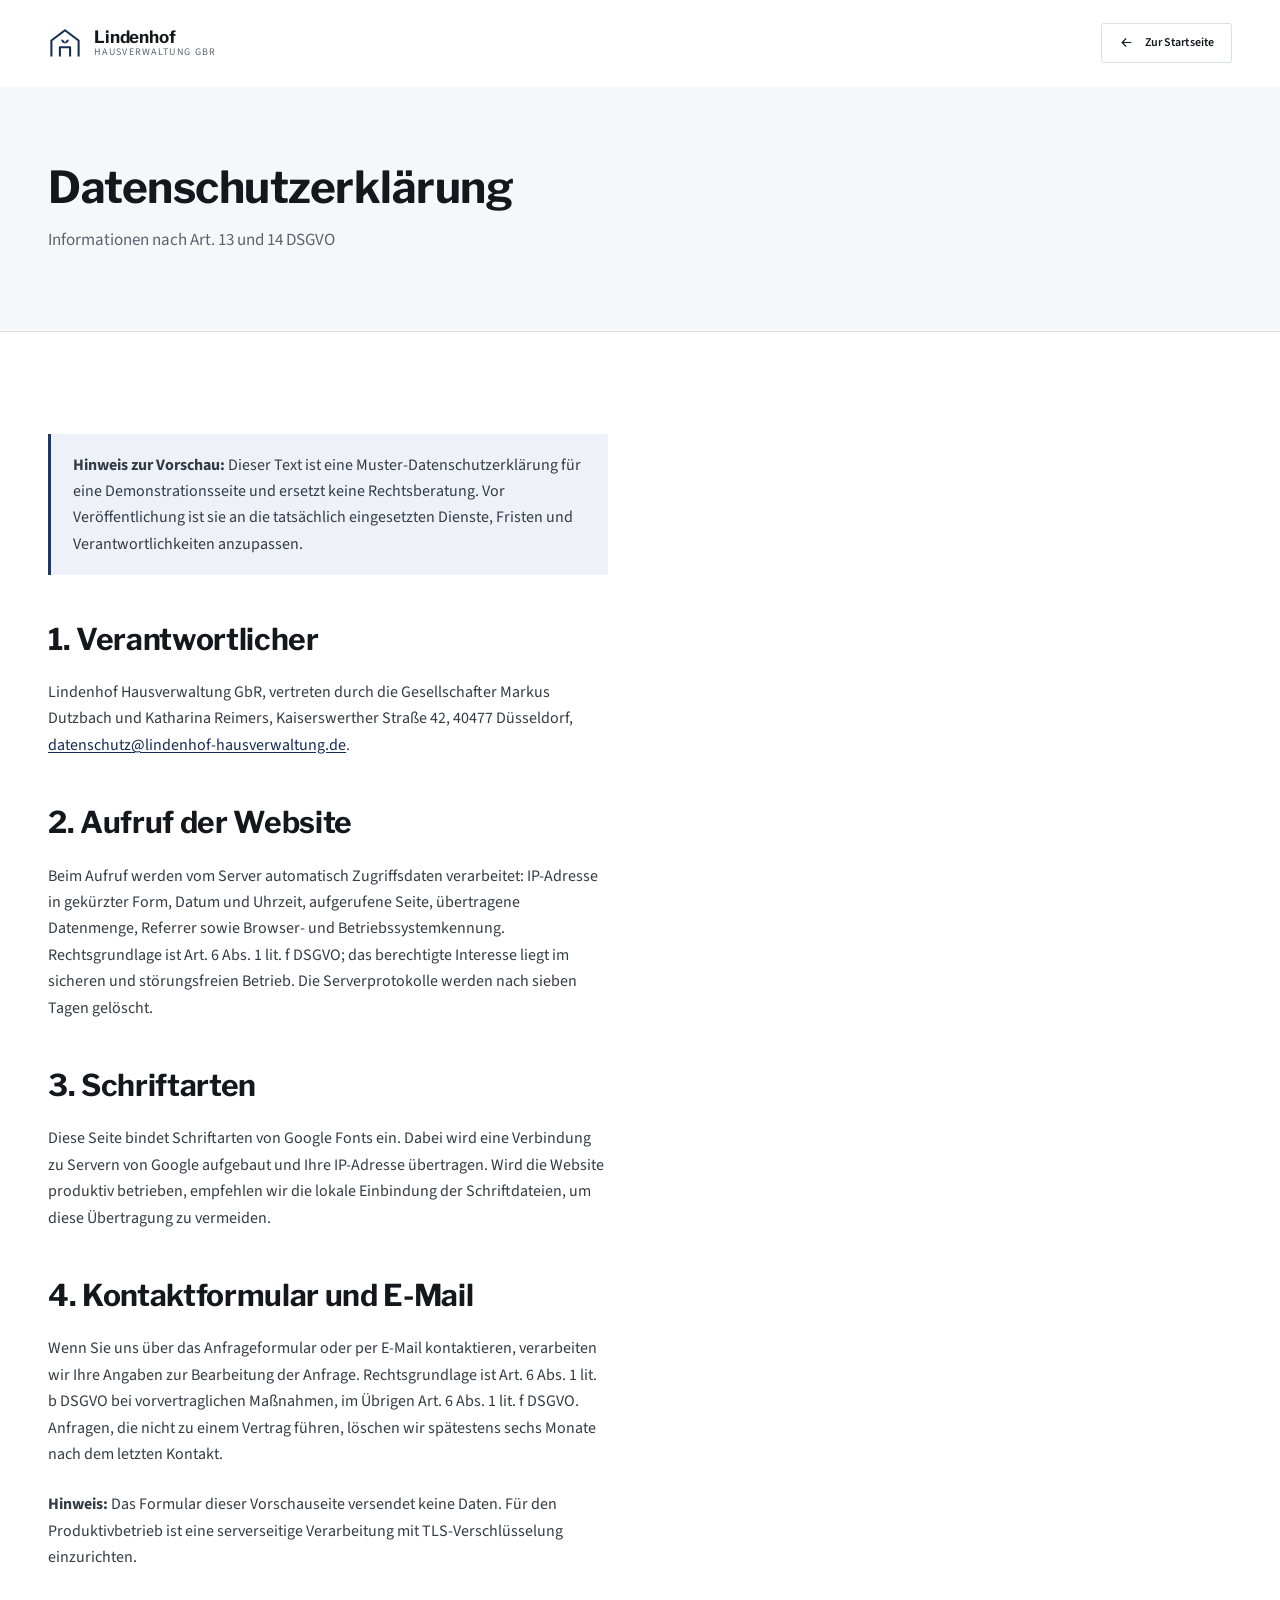
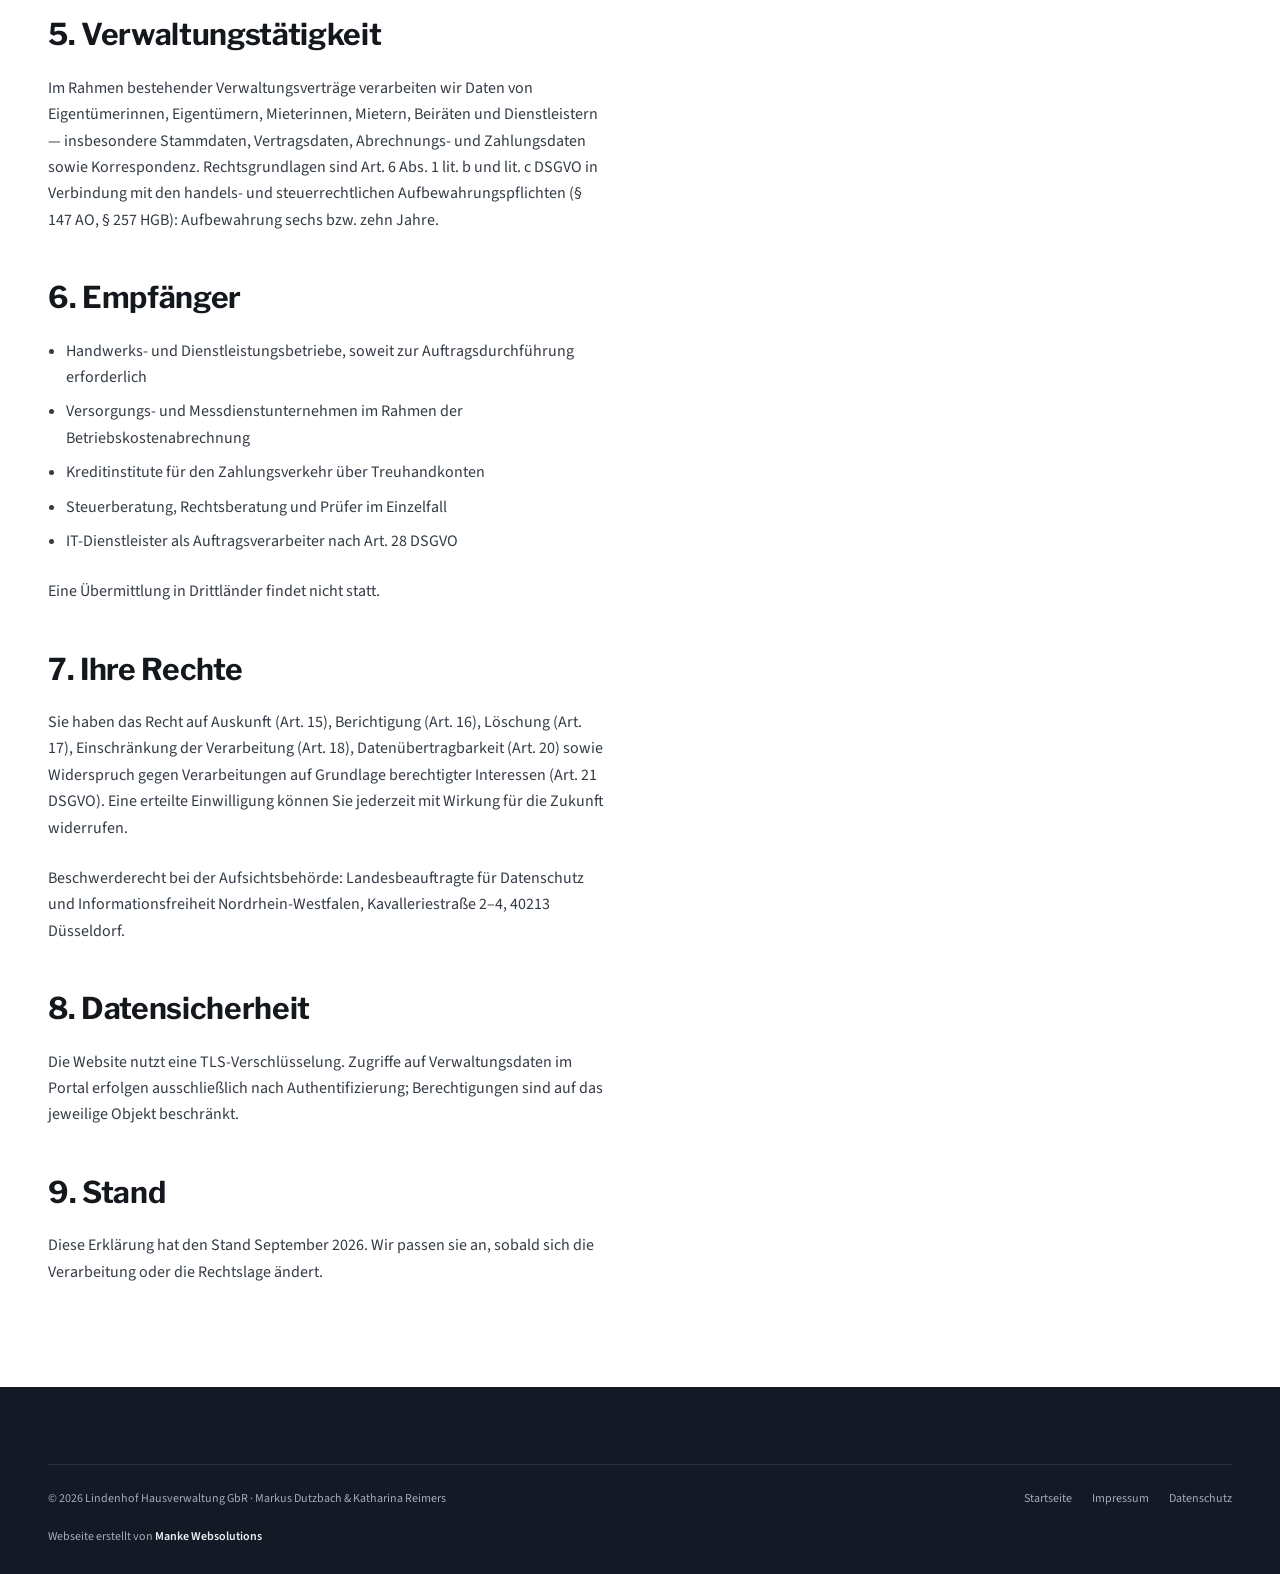
<file: datenschutz.html>
<!DOCTYPE html>
<html lang="de">
<head>
<meta charset="utf-8">
<title>Datenschutzerklärung — Lindenhof Hausverwaltung GbR</title>
<meta name="viewport" content="width=device-width, initial-scale=1">
<meta name="robots" content="noindex">
<meta name="theme-color" content="#0F1C24">
<link rel="preconnect" href="https://fonts.googleapis.com">
<link rel="preconnect" href="https://fonts.gstatic.com" crossorigin>
<link rel="stylesheet" href="https://fonts.googleapis.com/css2?family=Libre+Franklin:wght@400..700&family=Source+Sans+3:ital,wght@0,400..700;1,400&display=swap">
<link rel="stylesheet" href="assets/css/style.css">
<link rel="icon" href="data:image/svg+xml,%3Csvg xmlns='http://www.w3.org/2000/svg' viewBox='0 0 32 32'%3E%3Crect width='32' height='32' fill='%23235B50'/%3E%3Cpath d='M8 22V13l8-5 8 5v9' fill='none' stroke='%23fff' stroke-width='2'/%3E%3C/svg%3E">
</head>
<body>
<svg width="0" height="0" style="position:absolute" aria-hidden="true"><defs>
<symbol id="al" viewBox="0 0 24 24"><path d="M19 12H5M11 6l-6 6 6 6" fill="none" stroke="currentColor" stroke-width="1.8" stroke-linecap="round" stroke-linejoin="round"/></symbol>
<symbol id="au" viewBox="0 0 24 24"><path d="M12 19V5M6 11l6-6 6 6" fill="none" stroke="currentColor" stroke-width="1.8" stroke-linecap="round" stroke-linejoin="round"/></symbol>
<symbol id="logo" viewBox="0 0 40 40"><path d="M4 36V17L20 5l16 12v19" fill="none" stroke="currentColor" stroke-width="2.4" stroke-linejoin="round"/><path d="M14 36V25h12v11" fill="none" stroke="currentColor" stroke-width="2.4" stroke-linejoin="round"/><path d="M20 20.5c0-2.6 2-4.6 4.6-4.6-.1 2.6-2 4.6-4.6 4.6zM20 20.5c0-2.6-2-4.6-4.6-4.6.1 2.6 2 4.6 4.6 4.6z" fill="currentColor"/></symbol>
</defs></svg>
<header class="head">
  <div class="wrap head__in">
    <a class="logo" href="index.html">
      <svg class="logo__mark" aria-hidden="true"><use href="#logo"/></svg>
      <span class="logo__txt"><span class="logo__name">Lindenhof</span><span class="logo__sub">Hausverwaltung GbR</span></span>
    </a>
    <a class="btn btn--ghost btn--sm" href="index.html"><svg><use href="#al"/></svg> Zur Startseite</a>
  </div>
</header>
<main id="main">
<div class="page-head">
  <div class="wrap">
    <h1>Datenschutzerklärung</h1>
    <p>Informationen nach Art. 13 und 14 DSGVO</p>
  </div>
</div>

<section class="section">
  <div class="wrap">
    <div class="prose">
      <p class="notice"><b>Hinweis zur Vorschau:</b> Dieser Text ist eine Muster-Datenschutzerklärung für eine Demonstrationsseite und ersetzt keine Rechtsberatung. Vor Veröffentlichung ist sie an die tatsächlich eingesetzten Dienste, Fristen und Verantwortlichkeiten anzupassen.</p>

      <h2>1. Verantwortlicher</h2>
      <p>Lindenhof Hausverwaltung GbR, vertreten durch die Gesellschafter Markus Dutzbach und Katharina Reimers, Kaiserswerther Straße 42, 40477 Düsseldorf, <a href="mailto:datenschutz@lindenhof-hausverwaltung.de">datenschutz@lindenhof-hausverwaltung.de</a>.</p>

      <h2>2. Aufruf der Website</h2>
      <p>Beim Aufruf werden vom Server automatisch Zugriffsdaten verarbeitet: IP-Adresse in gekürzter Form, Datum und Uhrzeit, aufgerufene Seite, übertragene Datenmenge, Referrer sowie Browser- und Betriebssystemkennung. Rechtsgrundlage ist Art. 6 Abs. 1 lit. f DSGVO; das berechtigte Interesse liegt im sicheren und störungsfreien Betrieb. Die Serverprotokolle werden nach sieben Tagen gelöscht.</p>

      <h2>3. Schriftarten</h2>
      <p>Diese Seite bindet Schriftarten von Google Fonts ein. Dabei wird eine Verbindung zu Servern von Google aufgebaut und Ihre IP-Adresse übertragen. Wird die Website produktiv betrieben, empfehlen wir die lokale Einbindung der Schriftdateien, um diese Übertragung zu vermeiden.</p>

      <h2>4. Kontaktformular und E-Mail</h2>
      <p>Wenn Sie uns über das Anfrageformular oder per E-Mail kontaktieren, verarbeiten wir Ihre Angaben zur Bearbeitung der Anfrage. Rechtsgrundlage ist Art. 6 Abs. 1 lit. b DSGVO bei vorvertraglichen Maßnahmen, im Übrigen Art. 6 Abs. 1 lit. f DSGVO. Anfragen, die nicht zu einem Vertrag führen, löschen wir spätestens sechs Monate nach dem letzten Kontakt.</p>
      <p><b>Hinweis:</b> Das Formular dieser Vorschauseite versendet keine Daten. Für den Produktivbetrieb ist eine serverseitige Verarbeitung mit TLS-Verschlüsselung einzurichten.</p>

      <h2>5. Verwaltungstätigkeit</h2>
      <p>Im Rahmen bestehender Verwaltungsverträge verarbeiten wir Daten von Eigentümerinnen, Eigentümern, Mieterinnen, Mietern, Beiräten und Dienstleistern — insbesondere Stammdaten, Vertragsdaten, Abrechnungs- und Zahlungsdaten sowie Korrespondenz. Rechtsgrundlagen sind Art. 6 Abs. 1 lit. b und lit. c DSGVO in Verbindung mit den handels- und steuerrechtlichen Aufbewahrungspflichten (§ 147 AO, § 257 HGB): Aufbewahrung sechs bzw. zehn Jahre.</p>

      <h2>6. Empfänger</h2>
      <ul>
        <li>Handwerks- und Dienstleistungsbetriebe, soweit zur Auftragsdurchführung erforderlich</li>
        <li>Versorgungs- und Messdienstunternehmen im Rahmen der Betriebskostenabrechnung</li>
        <li>Kreditinstitute für den Zahlungsverkehr über Treuhandkonten</li>
        <li>Steuerberatung, Rechtsberatung und Prüfer im Einzelfall</li>
        <li>IT-Dienstleister als Auftragsverarbeiter nach Art. 28 DSGVO</li>
      </ul>
      <p>Eine Übermittlung in Drittländer findet nicht statt.</p>

      <h2>7. Ihre Rechte</h2>
      <p>Sie haben das Recht auf Auskunft (Art. 15), Berichtigung (Art. 16), Löschung (Art. 17), Einschränkung der Verarbeitung (Art. 18), Datenübertragbarkeit (Art. 20) sowie Widerspruch gegen Verarbeitungen auf Grundlage berechtigter Interessen (Art. 21 DSGVO). Eine erteilte Einwilligung können Sie jederzeit mit Wirkung für die Zukunft widerrufen.</p>
      <p>Beschwerderecht bei der Aufsichtsbehörde: Landesbeauftragte für Datenschutz und Informationsfreiheit Nordrhein-Westfalen, Kavalleriestraße 2–4, 40213 Düsseldorf.</p>

      <h2>8. Datensicherheit</h2>
      <p>Die Website nutzt eine TLS-Verschlüsselung. Zugriffe auf Verwaltungsdaten im Portal erfolgen ausschließlich nach Authentifizierung; Berechtigungen sind auf das jeweilige Objekt beschränkt.</p>

      <h2>9. Stand</h2>
      <p>Diese Erklärung hat den Stand September 2026. Wir passen sie an, sobald sich die Verarbeitung oder die Rechtslage ändert.</p>
    </div>
  </div>
</section>
</main>
<footer class="foot">
  <div class="wrap">
    <div class="foot__bottom" style="border-top:1px solid rgba(255,255,255,.1)">
      <span>© <span data-year-now>2026</span> Lindenhof Hausverwaltung GbR · Markus Dutzbach &amp; Katharina Reimers</span>
      <nav class="foot__legal" aria-label="Rechtliches">
        <a href="index.html">Startseite</a>
        <a href="impressum.html">Impressum</a>
        <a href="datenschutz.html">Datenschutz</a>
      </nav>
    </div>
    <p class="foot__credit">
      Webseite erstellt von <span>Manke Websolutions</span>
    </p>
  </div>
</footer>
<button class="totop" type="button" aria-label="Nach oben"><svg><use href="#au"/></svg></button>
<script src="assets/js/main.js"></script>
</body>
</html>
</file>
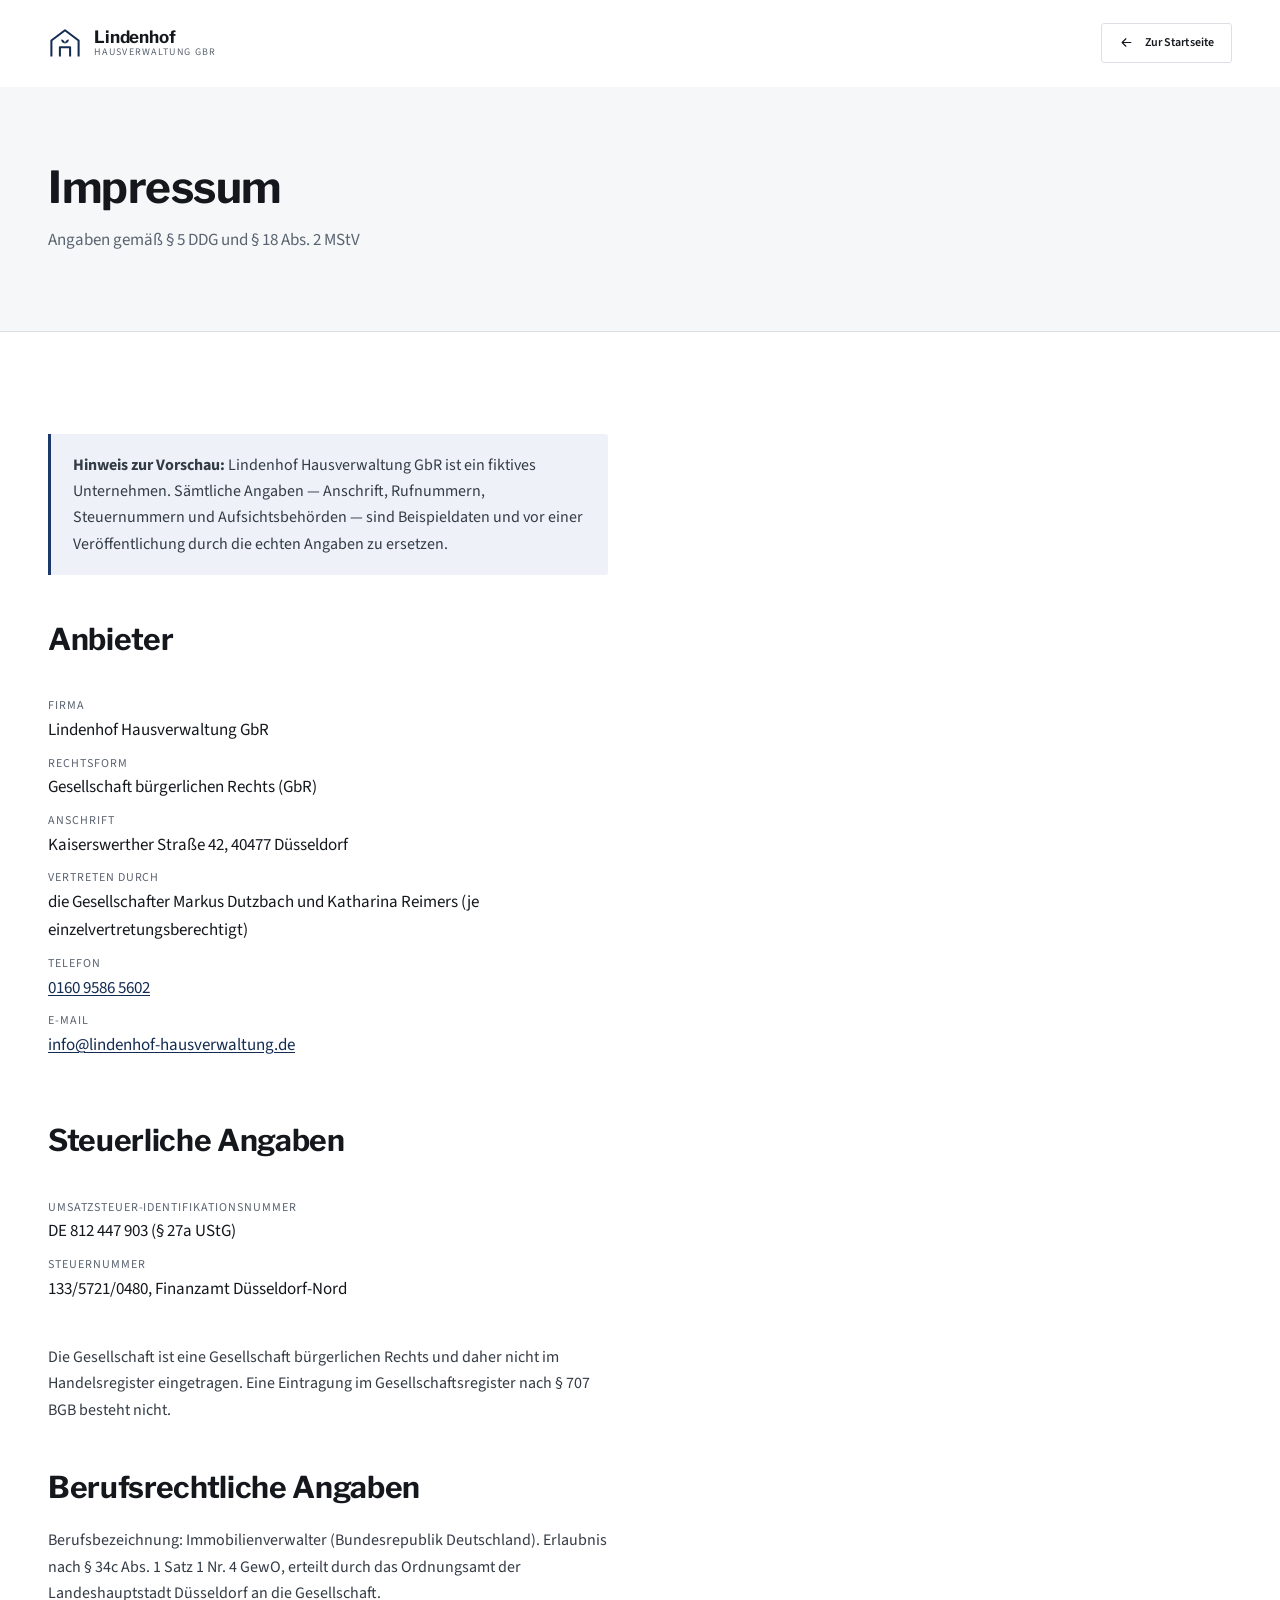
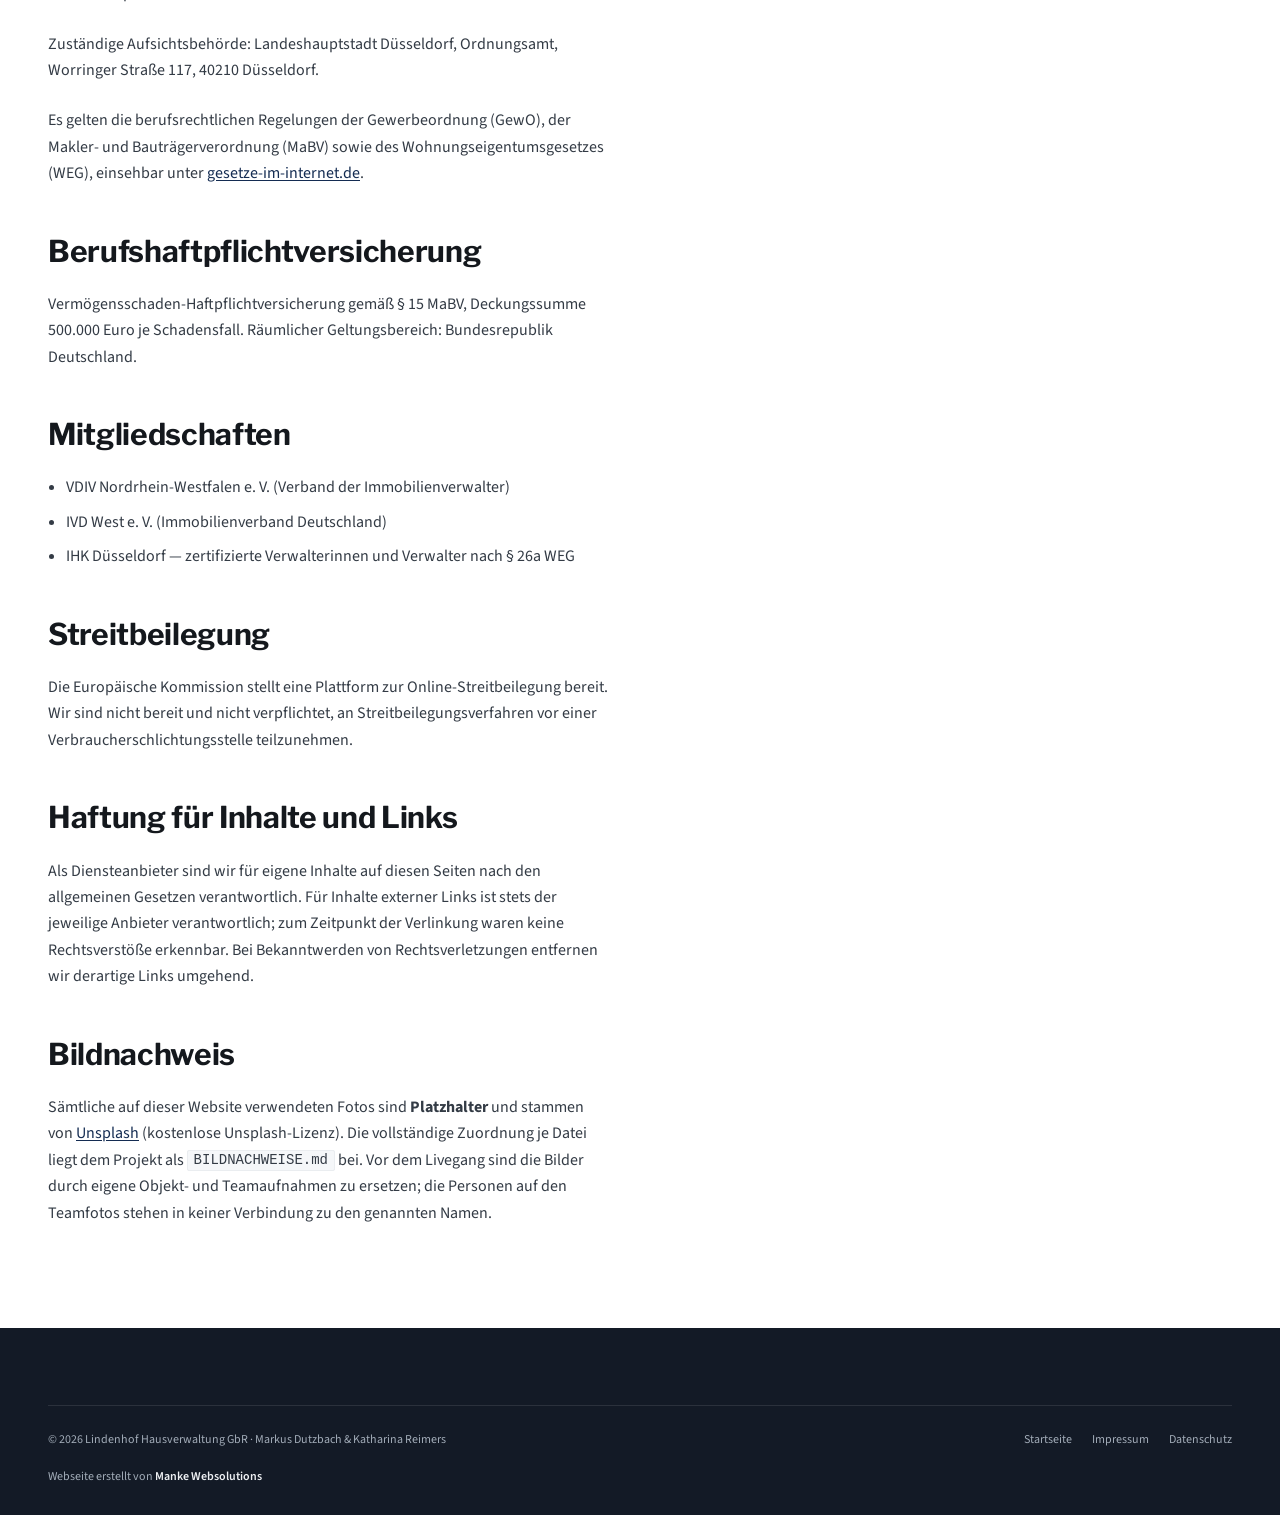
<file: impressum.html>
<!DOCTYPE html>
<html lang="de">
<head>
<meta charset="utf-8">
<title>Impressum — Lindenhof Hausverwaltung GbR</title>
<meta name="viewport" content="width=device-width, initial-scale=1">
<meta name="robots" content="noindex">
<meta name="theme-color" content="#0F1C24">
<link rel="preconnect" href="https://fonts.googleapis.com">
<link rel="preconnect" href="https://fonts.gstatic.com" crossorigin>
<link rel="stylesheet" href="https://fonts.googleapis.com/css2?family=Libre+Franklin:wght@400..700&family=Source+Sans+3:ital,wght@0,400..700;1,400&display=swap">
<link rel="stylesheet" href="assets/css/style.css">
<link rel="icon" href="data:image/svg+xml,%3Csvg xmlns='http://www.w3.org/2000/svg' viewBox='0 0 32 32'%3E%3Crect width='32' height='32' fill='%23235B50'/%3E%3Cpath d='M8 22V13l8-5 8 5v9' fill='none' stroke='%23fff' stroke-width='2'/%3E%3C/svg%3E">
</head>
<body>
<svg width="0" height="0" style="position:absolute" aria-hidden="true"><defs>
<symbol id="al" viewBox="0 0 24 24"><path d="M19 12H5M11 6l-6 6 6 6" fill="none" stroke="currentColor" stroke-width="1.8" stroke-linecap="round" stroke-linejoin="round"/></symbol>
<symbol id="au" viewBox="0 0 24 24"><path d="M12 19V5M6 11l6-6 6 6" fill="none" stroke="currentColor" stroke-width="1.8" stroke-linecap="round" stroke-linejoin="round"/></symbol>
<symbol id="logo" viewBox="0 0 40 40"><path d="M4 36V17L20 5l16 12v19" fill="none" stroke="currentColor" stroke-width="2.4" stroke-linejoin="round"/><path d="M14 36V25h12v11" fill="none" stroke="currentColor" stroke-width="2.4" stroke-linejoin="round"/><path d="M20 20.5c0-2.6 2-4.6 4.6-4.6-.1 2.6-2 4.6-4.6 4.6zM20 20.5c0-2.6-2-4.6-4.6-4.6.1 2.6 2 4.6 4.6 4.6z" fill="currentColor"/></symbol>
</defs></svg>
<header class="head">
  <div class="wrap head__in">
    <a class="logo" href="index.html">
      <svg class="logo__mark" aria-hidden="true"><use href="#logo"/></svg>
      <span class="logo__txt"><span class="logo__name">Lindenhof</span><span class="logo__sub">Hausverwaltung GbR</span></span>
    </a>
    <a class="btn btn--ghost btn--sm" href="index.html"><svg><use href="#al"/></svg> Zur Startseite</a>
  </div>
</header>
<main id="main">
<div class="page-head">
  <div class="wrap">
    <h1>Impressum</h1>
    <p>Angaben gemäß § 5 DDG und § 18 Abs. 2 MStV</p>
  </div>
</div>

<section class="section">
  <div class="wrap">
    <div class="prose">
      <p class="notice"><b>Hinweis zur Vorschau:</b> Lindenhof Hausverwaltung GbR ist ein fiktives Unternehmen. Sämtliche Angaben — Anschrift, Rufnummern, Steuernummern und Aufsichtsbehörden — sind Beispieldaten und vor einer Veröffentlichung durch die echten Angaben zu ersetzen.</p>

      <h2>Anbieter</h2>
      <dl>
        <div><dt>Firma</dt><dd>Lindenhof Hausverwaltung GbR</dd></div>
        <div><dt>Rechtsform</dt><dd>Gesellschaft bürgerlichen Rechts (GbR)</dd></div>
        <div><dt>Anschrift</dt><dd>Kaiserswerther Straße 42, 40477 Düsseldorf</dd></div>
        <div><dt>Vertreten durch</dt><dd>die Gesellschafter Markus Dutzbach und Katharina Reimers (je einzelvertretungsberechtigt)</dd></div>
        <div><dt>Telefon</dt><dd><a href="tel:+4916095865602">0160 9586 5602</a></dd></div>
        <div><dt>E-Mail</dt><dd><a href="mailto:info@lindenhof-hausverwaltung.de">info@lindenhof-hausverwaltung.de</a></dd></div>
      </dl>

      <h2>Steuerliche Angaben</h2>
      <dl>
        <div><dt>Umsatzsteuer-Identifikationsnummer</dt><dd>DE 812 447 903 (§ 27a UStG)</dd></div>
        <div><dt>Steuernummer</dt><dd>133/5721/0480, Finanzamt Düsseldorf-Nord</dd></div>
      </dl>
      <p>Die Gesellschaft ist eine Gesellschaft bürgerlichen Rechts und daher nicht im Handelsregister
      eingetragen. Eine Eintragung im Gesellschaftsregister nach § 707 BGB besteht nicht.</p>

      <h2>Berufsrechtliche Angaben</h2>
      <p>Berufsbezeichnung: Immobilienverwalter (Bundesrepublik Deutschland). Erlaubnis nach § 34c Abs. 1 Satz 1 Nr. 4 GewO, erteilt durch das Ordnungsamt der Landeshauptstadt Düsseldorf an die Gesellschaft.</p>
      <p>Zuständige Aufsichtsbehörde: Landeshauptstadt Düsseldorf, Ordnungsamt, Worringer Straße 117, 40210 Düsseldorf.</p>
      <p>Es gelten die berufsrechtlichen Regelungen der Gewerbeordnung (GewO), der Makler- und Bauträgerverordnung (MaBV) sowie des Wohnungseigentumsgesetzes (WEG), einsehbar unter <a href="https://www.gesetze-im-internet.de" rel="noopener">gesetze-im-internet.de</a>.</p>

      <h2>Berufshaftpflichtversicherung</h2>
      <p>Vermögensschaden-Haftpflichtversicherung gemäß § 15 MaBV, Deckungssumme 500.000 Euro je Schadensfall. Räumlicher Geltungsbereich: Bundesrepublik Deutschland.</p>

      <h2>Mitgliedschaften</h2>
      <ul>
        <li>VDIV Nordrhein-Westfalen e. V. (Verband der Immobilienverwalter)</li>
        <li>IVD West e. V. (Immobilienverband Deutschland)</li>
        <li>IHK Düsseldorf — zertifizierte Verwalterinnen und Verwalter nach § 26a WEG</li>
      </ul>

      <h2>Streitbeilegung</h2>
      <p>Die Europäische Kommission stellt eine Plattform zur Online-Streitbeilegung bereit. Wir sind nicht bereit und nicht verpflichtet, an Streitbeilegungsverfahren vor einer Verbraucherschlichtungsstelle teilzunehmen.</p>

      <h2>Haftung für Inhalte und Links</h2>
      <p>Als Diensteanbieter sind wir für eigene Inhalte auf diesen Seiten nach den allgemeinen Gesetzen verantwortlich. Für Inhalte externer Links ist stets der jeweilige Anbieter verantwortlich; zum Zeitpunkt der Verlinkung waren keine Rechtsverstöße erkennbar. Bei Bekanntwerden von Rechtsverletzungen entfernen wir derartige Links umgehend.</p>

      <h2 id="bildnachweis">Bildnachweis</h2>
      <p>Sämtliche auf dieser Website verwendeten Fotos sind <b>Platzhalter</b> und stammen von <a href="https://unsplash.com" rel="noopener">Unsplash</a> (kostenlose Unsplash-Lizenz). Die vollständige Zuordnung je Datei liegt dem Projekt als <code>BILDNACHWEISE.md</code> bei. Vor dem Livegang sind die Bilder durch eigene Objekt- und Teamaufnahmen zu ersetzen; die Personen auf den Teamfotos stehen in keiner Verbindung zu den genannten Namen.</p>
    </div>
  </div>
</section>
</main>
<footer class="foot">
  <div class="wrap">
    <div class="foot__bottom" style="border-top:1px solid rgba(255,255,255,.1)">
      <span>© <span data-year-now>2026</span> Lindenhof Hausverwaltung GbR · Markus Dutzbach &amp; Katharina Reimers</span>
      <nav class="foot__legal" aria-label="Rechtliches">
        <a href="index.html">Startseite</a>
        <a href="impressum.html">Impressum</a>
        <a href="datenschutz.html">Datenschutz</a>
      </nav>
    </div>
    <p class="foot__credit">
      Webseite erstellt von <span>Manke Websolutions</span>
    </p>
  </div>
</footer>
<button class="totop" type="button" aria-label="Nach oben"><svg><use href="#au"/></svg></button>
<script src="assets/js/main.js"></script>
</body>
</html>
</file>
<file: assets/css/style.css>
/* ==========================================================================
   Lindenhof Hausverwaltung GmbH — Stylesheet
   Design: "Patina" — Schiefer / Zink / Gruenspan
   ========================================================================== */

/* --------------------------------------------------------------- 1. Tokens */
:root {
  /* Farben – hell */
  --ink:        #14181D;
  --ink-soft:   #333B45;
  --muted:      #5A6470;
  --ground:     #FFFFFF;
  --ground-2:   #F5F7F9;
  --surface:    #FFFFFF;
  --line:       #DCE0E5;
  --line-soft:  #EAEDF0;
  --brand:      #1B3A6B;
  --brand-dk:   #142C52;
  --brand-lt:   #EEF2F8;
  --signal:     #A8452A;
  --on-dark:    #EDEFF2;
  --on-dark-mut:#A2ACB8;
  --dark:       #131A26;   /* Baender, die in beiden Themes dunkel bleiben */
  --dark-2:     #1C2635;
  --on-brand:   #FFFFFF;   /* Text auf Markenflaechen */
  --brand-od:   #7BA5DC;   /* Akzent auf den dunklen Baendern, in beiden Themes gleich */
  --signal-od:  #E08A66;

  /* Typografie */
  --f-display: "Libre Franklin", "Helvetica Neue", Helvetica, Arial, sans-serif;
  --f-body:    "Source Sans 3", -apple-system, BlinkMacSystemFont, "Segoe UI", Roboto, Arial, sans-serif;
  --f-label:   "Source Sans 3", -apple-system, BlinkMacSystemFont, "Segoe UI", Roboto, Arial, sans-serif;
  --f-mono:    ui-monospace, SFMono-Regular, Menlo, Consolas, monospace;

  --t-xs:   0.75rem;
  --t-sm:   0.875rem;
  --t-base: 1rem;
  --t-md:   1.0625rem;
  --t-lg:   clamp(1.125rem, 0.5vw + 1rem, 1.3125rem);
  --t-xl:   clamp(1.5rem, 1vw + 1.2rem, 1.875rem);
  --t-2xl:  clamp(1.875rem, 2vw + 1.3rem, 2.75rem);
  --t-3xl:  clamp(2.375rem, 3.4vw + 1.2rem, 4.25rem);

  /* Raster */
  --wrap:   1240px;
  --gut:    clamp(1.25rem, 4vw, 3rem);
  --sec:    clamp(4.5rem, 8vw, 8rem);
  --r:      3px;
  --r-lg:   5px;

  --shadow: 0 1px 2px rgba(15,28,36,.05), 0 12px 32px -18px rgba(15,28,36,.22);
  --ease:   cubic-bezier(.22,.68,.32,1);
}

@media (prefers-color-scheme: dark) {
  :root:not([data-theme="light"]) {
    --ink:        #E9ECF0;
    --ink-soft:   #C4CBD4;
    --muted:      #8F99A6;
    --ground:     #0E1218;
    --ground-2:   #141A22;
    --surface:    #161D26;
    --line:       #28313C;
    --line-soft:  #1F2833;
    --brand:      #7BA5DC;
    --brand-dk:   #9CBEE9;
    --brand-lt:   #182234;
    --signal:     #D0714F;
    --on-dark:    #EDEFF2;
    --on-dark-mut:#A2ACB8;
    --dark:       #1A222E;
    --dark-2:     #232D3C;
    --on-brand:   #0E1218;
    --brand-od:   #7BA5DC;
    --signal-od:  #E08A66;
    --shadow:     0 1px 2px rgba(0,0,0,.4), 0 16px 40px -20px rgba(0,0,0,.7);
  }
}

:root[data-theme="dark"] {
  --ink:        #E9ECF0;
  --ink-soft:   #C4CBD4;
  --muted:      #8F99A6;
  --ground:     #0E1218;
  --ground-2:   #141A22;
  --surface:    #161D26;
  --line:       #28313C;
  --line-soft:  #1F2833;
  --brand:      #7BA5DC;
  --brand-dk:   #9CBEE9;
  --brand-lt:   #182234;
  --signal:     #D0714F;
  --on-dark:    #EDEFF2;
  --on-dark-mut:#A2ACB8;
  --dark:       #1A222E;
  --dark-2:     #232D3C;
  --on-brand:   #0E1218;
  --brand-od:   #7BA5DC;
  --signal-od:  #E08A66;
  --shadow:     0 1px 2px rgba(0,0,0,.4), 0 16px 40px -20px rgba(0,0,0,.7);
}

/* ---------------------------------------------------------------- 2. Basis */
*, *::before, *::after { box-sizing: border-box; }

html { scroll-behavior: smooth; -webkit-text-size-adjust: 100%; }

body {
  margin: 0;
  background: var(--ground);
  color: var(--ink);
  font-family: var(--f-body);
  font-size: var(--t-md);
  line-height: 1.65;
  font-weight: 400;
  -webkit-font-smoothing: antialiased;
  overflow-x: hidden;
}

img, svg { display: block; max-width: 100%; }
img { height: auto; }

a { color: inherit; text-decoration: none; }

h1, h2, h3, h4 {
  font-family: var(--f-display);
  font-weight: 700;
  line-height: 1.08;
  letter-spacing: -0.011em;
  text-wrap: balance;
  margin: 0;
}

p { margin: 0; }
ul, ol { margin: 0; padding: 0; list-style: none; }

:focus-visible {
  outline: 2px solid var(--brand);
  outline-offset: 3px;
  border-radius: 2px;
}

.skip {
  position: absolute; left: -9999px; top: 0; z-index: 200;
  background: var(--ink); color: var(--ground);
  padding: .75rem 1.25rem; font-size: var(--t-sm);
}
.skip:focus { left: 1rem; top: 1rem; }

/* -------------------------------------------------------- 3. Layout-Helfer */
.wrap {
  width: min(100% - var(--gut) * 2, var(--wrap));
  margin-inline: auto;
}

.section { padding-block: var(--sec); }
.section--tight { padding-block: clamp(3rem, 5vw, 5rem); }
.section--line { border-top: 1px solid var(--line); }

.sec-head { max-width: 62ch; margin-bottom: clamp(2.5rem, 4vw, 3.75rem); }
.sec-head h2 { font-size: var(--t-2xl); }
.sec-head p {
  margin-top: 1.15rem;
  color: var(--muted);
  font-size: var(--t-lg);
  max-width: 58ch;
}

.sec-head--split {
  max-width: none;
  display: grid;
  grid-template-columns: minmax(0, 1.15fr) minmax(0, .85fr);
  gap: clamp(1.5rem, 4vw, 4rem);
  align-items: end;
}
.sec-head--split h2 { max-width: 18ch; }
.sec-head--split p { margin-top: 0; }

.lead { font-size: var(--t-lg); color: var(--ink-soft); }

/* ---------------------------------------------------------------- 4. Button */
.btn {
  display: inline-flex;
  align-items: center;
  gap: .65rem;
  padding: .95rem 1.6rem;
  font-family: var(--f-body);
  font-size: var(--t-sm);
  font-weight: 600;
  letter-spacing: .01em;
  border: 1px solid transparent;
  border-radius: var(--r);
  cursor: pointer;
  transition: background .28s var(--ease), color .28s var(--ease),
              border-color .28s var(--ease), transform .28s var(--ease);
  white-space: nowrap;
}
.btn svg { width: 15px; height: 15px; flex: none; transition: transform .32s var(--ease); }
.btn:hover svg { transform: translateX(4px); }

.btn--primary { background: var(--brand-dk); color: var(--on-brand); }
.btn--primary:hover { background: var(--ink); color: var(--ground); }

.btn--ghost { border-color: var(--line); color: var(--ink); background: transparent; }
.btn--ghost:hover { border-color: var(--ink); background: var(--surface); }

.btn--light { background: var(--on-dark); color: var(--dark); }
.btn--light:hover { background: var(--brand-dk); color: var(--on-brand); }

.btn--onDark { border-color: rgba(233,238,239,.32); color: var(--on-dark); }
.btn--onDark:hover { background: var(--on-dark); color: var(--dark); border-color: var(--on-dark); }

.btn--sm { padding: .6rem 1.05rem; font-size: var(--t-xs); }

.link-arrow {
  display: inline-flex; align-items: center; gap: .5rem;
  font-size: var(--t-sm); font-weight: 600; color: var(--brand);
}
.link-arrow svg { width: 14px; height: 14px; transition: transform .32s var(--ease); }
.link-arrow:hover svg { transform: translateX(4px); }

/* ---------------------------------------------------------- 5. Kopfbereich */
.topbar {
  background: var(--dark);
  color: var(--on-dark-mut);
  font-size: var(--t-xs);
  border-bottom: 1px solid rgba(255,255,255,.07);
}
.topbar__in {
  display: flex; align-items: center; justify-content: space-between;
  gap: 1.5rem; min-height: 40px;
}
.topbar__list { display: flex; align-items: center; gap: 1.6rem; }
.topbar a { color: var(--on-dark-mut); transition: color .25s var(--ease); }
.topbar a:hover { color: #fff; }
.topbar__item { display: inline-flex; align-items: center; gap: .45rem; }
.topbar__item svg { width: 13px; height: 13px; opacity: .75; }
.topbar__portal {
  display: inline-flex; align-items: center; gap: .45rem;
  color: #fff !important; font-weight: 600;
  font-family: var(--f-label); letter-spacing: .06em; text-transform: uppercase;
}

.head {
  position: sticky; top: 0; z-index: 90;
  background: color-mix(in srgb, var(--ground) 88%, transparent);
  backdrop-filter: blur(14px);
  -webkit-backdrop-filter: blur(14px);
  border-bottom: 1px solid transparent;
  transition: border-color .3s var(--ease), background .3s var(--ease);
}
.head.is-stuck {
  border-bottom-color: var(--line);
  background: color-mix(in srgb, var(--ground) 95%, transparent);
}
.head__in {
  display: flex; align-items: center; justify-content: space-between;
  gap: 1.5rem; min-height: 86px;
  transition: min-height .3s var(--ease);
}
.head.is-stuck .head__in { min-height: 68px; }

.progress {
  position: absolute; left: 0; bottom: -1px; height: 2px;
  background: var(--brand); width: 0%;
  transition: width .1s linear;
}

/* Logo */
.logo { display: inline-flex; align-items: center; gap: .75rem; }
.logo__mark { width: 34px; height: 34px; flex: none; color: var(--brand-dk); }
.logo__txt { display: flex; flex-direction: column; line-height: 1.05; }
.logo__name {
  font-family: var(--f-display); font-weight: 700;
  font-size: 1.0625rem; letter-spacing: -.008em; color: var(--ink);
}
.logo__sub {
  font-family: var(--f-label); font-size: .625rem;
  letter-spacing: .13em; text-transform: uppercase; color: var(--muted);
}

/* Navigation */
.nav { display: flex; align-items: center; gap: clamp(1rem, 2vw, 2rem); }
.nav__link {
  position: relative; font-size: var(--t-sm); font-weight: 500; color: var(--ink-soft);
  padding-block: .4rem; transition: color .25s var(--ease);
}
.nav__link::after {
  content: ""; position: absolute; left: 0; right: 100%; bottom: 0; height: 1.5px;
  background: var(--brand); transition: right .34s var(--ease);
}
.nav__link:hover, .nav__link.is-active { color: var(--ink); }
.nav__link:hover::after, .nav__link.is-active::after { right: 0; }

.head__cta { display: flex; align-items: center; gap: .75rem; }

.burger {
  display: none; width: 44px; height: 44px; border: 1px solid var(--line);
  background: transparent; border-radius: var(--r); cursor: pointer;
  padding: 0; place-items: center;
}
.burger span {
  display: block; width: 18px; height: 1.5px; background: var(--ink);
  transition: transform .3s var(--ease), opacity .2s var(--ease);
}
.burger span + span { margin-top: 4px; }
.burger[aria-expanded="true"] span:nth-child(1) { transform: translateY(5.5px) rotate(45deg); }
.burger[aria-expanded="true"] span:nth-child(2) { opacity: 0; }
.burger[aria-expanded="true"] span:nth-child(3) { transform: translateY(-5.5px) rotate(-45deg); }

.mobile {
  position: fixed; inset: 0; z-index: 89;
  background: var(--ground);
  padding: 7rem var(--gut) 2rem;
  transform: translateY(-100%);
  visibility: hidden;
  transition: transform .45s var(--ease), visibility .45s;
  overflow-y: auto;
}
.mobile.is-open { transform: translateY(0); visibility: visible; }
.mobile__nav { display: flex; flex-direction: column; }
.mobile__nav a {
  font-family: var(--f-display); font-size: 1.75rem; font-weight: 600;
  padding: 1rem 0; border-bottom: 1px solid var(--line-soft);
}
.mobile__foot { margin-top: 2.5rem; display: grid; gap: .9rem; }

/* ------------------------------------------------------------------ 6. Hero */
.hero { position: relative; background: var(--ground); overflow: hidden; }
.hero__grid {
  display: grid;
  grid-template-columns: minmax(0, 1fr) minmax(0, 1.02fr);
  align-items: stretch;
  gap: clamp(2rem, 4vw, 4.5rem);
  min-height: min(84vh, 780px);
}
.hero__col {
  display: flex; flex-direction: column; justify-content: center;
  padding-block: clamp(3.5rem, 7vw, 6.5rem);
  max-width: 40rem;
}
.hero h1 { font-size: var(--t-3xl); letter-spacing: -.016em; }
.hero h1 em {
  font-style: normal; color: var(--brand-dk);
  display: inline-block;
}
.hero__lead { margin-top: 1.6rem; color: var(--muted); font-size: var(--t-lg); max-width: 46ch; }
.hero__actions { margin-top: 2.4rem; display: flex; flex-wrap: wrap; gap: .85rem; }

.hero__trust {
  margin-top: 2.8rem; padding-top: 1.6rem; border-top: 1px solid var(--line);
  display: flex; flex-wrap: wrap; gap: .55rem 1.4rem;
  font-family: var(--f-label); font-size: var(--t-xs); color: var(--muted);
  letter-spacing: .04em;
}
.hero__trust span { display: inline-flex; align-items: center; gap: .45rem; }
.hero__trust span::before {
  content: ""; width: 5px; height: 5px; background: var(--brand); border-radius: 50%;
}

.hero__media { position: relative; overflow: hidden; }
.hero__media::after {
  content: ""; position: absolute; inset: 0;
  background: linear-gradient(105deg, var(--ground) 0%, rgba(15,28,36,0) 42%);
  pointer-events: none;
}
.hero__media img {
  position: absolute; inset: 0;
  width: 100%; height: 100%; object-fit: cover;
  transform: scale(1.1);
  animation: heroZoom 2.4s var(--ease) forwards;
}
@keyframes heroZoom { to { transform: scale(1); } }

.hero__plate {
  position: absolute; left: 0; bottom: clamp(1.5rem, 4vw, 3rem); z-index: 3;
  background: var(--surface);
  border: 1px solid var(--line);
  border-left: 3px solid var(--brand);
  padding: 1.1rem 1.5rem 1.15rem;
  box-shadow: var(--shadow);
  max-width: 19rem;
}
.hero__plate dt {
  font-family: var(--f-label); font-size: .625rem; letter-spacing: .12em;
  text-transform: uppercase; color: var(--muted);
}
.hero__plate dd {
  margin: .25rem 0 0;
  font-family: var(--f-display); font-size: 2.1rem; font-weight: 700;
  letter-spacing: -.014em; line-height: 1;
  font-variant-numeric: tabular-nums;
}
.hero__plate p { margin-top: .5rem; font-size: var(--t-xs); color: var(--muted); line-height: 1.5; }

.scrollcue {
  position: absolute; left: var(--gut); bottom: 1.4rem; z-index: 4;
  font-family: var(--f-label); font-size: .625rem; letter-spacing: .18em;
  text-transform: uppercase; color: var(--muted);
  display: inline-flex; align-items: center; gap: .6rem;
}
.scrollcue i {
  display: block; width: 1px; height: 26px; background: var(--line);
  position: relative; overflow: hidden;
}
.scrollcue i::after {
  content: ""; position: absolute; inset: 0;
  background: var(--brand); animation: cue 2.1s var(--ease) infinite;
}
@keyframes cue {
  0% { transform: translateY(-100%); }
  60%, 100% { transform: translateY(100%); }
}

/* -------------------------------------------------- 7. Objektregister-Band */
.register {
  background: var(--dark); color: var(--on-dark-mut);
  padding-block: .85rem;
  overflow: hidden;
  border-block: 1px solid rgba(255,255,255,.08);
}
.register__track {
  display: flex; width: max-content; gap: 0;
  animation: marquee 58s linear infinite;
}
.register:hover .register__track { animation-play-state: paused; }
.register__item {
  display: inline-flex; align-items: center; gap: .7rem;
  padding-inline: 1.5rem;
  font-family: var(--f-label); font-size: var(--t-xs);
  letter-spacing: .05em; white-space: nowrap;
}
.register__item::after {
  content: ""; width: 4px; height: 4px; background: var(--brand-od);
  transform: rotate(45deg); margin-left: .8rem;
}
.register__item b { color: #fff; font-weight: 500; }
@keyframes marquee { to { transform: translateX(-50%); } }

/* ------------------------------------------------------------ 8. Leistungen */
.svc-grid {
  display: grid;
  grid-template-columns: repeat(3, minmax(0, 1fr));
  gap: 1px;
  background: var(--line);
  border: 1px solid var(--line);
}
.svc {
  background: var(--surface);
  padding: clamp(1.75rem, 2.6vw, 2.5rem);
  display: flex; flex-direction: column; gap: .85rem;
  position: relative;
  transition: background .3s var(--ease);
}
.svc::before {
  content: ""; position: absolute; left: 0; top: 0; bottom: 0; width: 2px;
  background: var(--brand); transform: scaleY(0); transform-origin: top;
  transition: transform .4s var(--ease);
}
.svc:hover { background: var(--ground-2); }
.svc:hover::before { transform: scaleY(1); }

.svc h3 { font-size: 1.3125rem; }
.svc p { color: var(--muted); font-size: var(--t-sm); line-height: 1.62; }
.svc__list {
  display: flex; flex-wrap: wrap; gap: .4rem;
  margin-top: auto; padding-top: .6rem;
}
.svc__list li {
  font-family: var(--f-label); font-size: .6875rem;
  color: var(--ink-soft); background: var(--ground);
  border: 1px solid var(--line-soft);
  padding: .22rem .55rem; border-radius: 2px;
}

/* --------------------------------------------------------- 9. Kennzahlen */
.stats {
  position: relative; overflow: hidden;
  background: var(--dark); color: var(--on-dark);
  isolation: isolate;
}
.stats__bg {
  position: absolute; inset: -12% 0 -12%; z-index: -2;
  width: 100%; height: 124%; object-fit: cover;
  opacity: .2; filter: grayscale(1) contrast(1.05);
  will-change: transform;
}
.stats::after {
  content: ""; position: absolute; inset: 0; z-index: -1;
  background: linear-gradient(180deg,
              color-mix(in srgb, var(--dark) 94%, transparent),
              color-mix(in srgb, var(--dark) 87%, transparent));
}
.stats__grid {
  display: grid;
  grid-template-columns: repeat(5, minmax(0, 1fr));
  gap: clamp(2rem, 4vw, 3rem) 1rem;
  margin-top: clamp(2.5rem, 4vw, 3.5rem);
}
.stat { border-top: 1px solid rgba(255,255,255,.16); padding-top: 1.2rem; }
.stat__num {
  font-family: var(--f-display); font-size: clamp(2.5rem, 4vw, 3.5rem);
  font-weight: 700; line-height: 1; letter-spacing: -.016em;
  font-variant-numeric: tabular-nums;
  display: flex; align-items: baseline; gap: .1rem;
}
.stat__num small { font-size: .45em; font-weight: 600; color: var(--brand-od); }
.stat__lbl {
  margin-top: .7rem; font-family: var(--f-label); font-size: var(--t-xs);
  letter-spacing: .1em; text-transform: uppercase; color: var(--on-dark-mut);
}
.stats h2 { font-size: var(--t-2xl); max-width: 20ch; }
.stats .sec-head p { color: var(--on-dark-mut); }
.stats .sec-head h2 { color: var(--on-dark); }

/* ----------------------------------------------------------- 10. Ueber uns */
.about {
  display: grid;
  grid-template-columns: minmax(0, .95fr) minmax(0, 1.05fr);
  gap: clamp(2rem, 5vw, 5rem);
  align-items: center;
}
.about__media { position: relative; }
.about__media img {
  width: 100%; aspect-ratio: 4 / 3.4; object-fit: cover; border-radius: var(--r-lg);
}
.about__badge {
  position: absolute; right: -1px; bottom: -1px;
  background: var(--brand-dk); color: var(--on-brand);
  padding: 1.15rem 1.4rem; border-radius: var(--r) 0 var(--r-lg) 0;
  max-width: 13rem;
}
.about__badge strong {
  font-family: var(--f-display); font-size: 2rem; font-weight: 700;
  display: block; line-height: 1; letter-spacing: -.014em;
}
.about__badge span {
  font-family: var(--f-label); font-size: .625rem; letter-spacing: .12em;
  text-transform: uppercase; opacity: .85; display: block; margin-top: .4rem;
}

.checks { display: grid; gap: 1rem; margin-top: 2rem; }
.checks li {
  display: grid; grid-template-columns: 22px 1fr; gap: .9rem;
  font-size: var(--t-sm); color: var(--ink-soft);
}
.checks svg { width: 20px; height: 20px; color: var(--brand); margin-top: 2px; }
.checks b { font-weight: 600; color: var(--ink); display: block; font-size: var(--t-base); }

.quote {
  margin-top: 2.5rem; padding: 1.6rem 1.75rem;
  background: var(--brand-lt); border-left: 3px solid var(--brand);
  border-radius: 0 var(--r) var(--r) 0;
}
.quote p {
  font-family: var(--f-display); font-size: var(--t-lg); font-weight: 500;
  line-height: 1.42; letter-spacing: -.008em; color: var(--ink);
}
.quote__by { display: flex; align-items: center; gap: .85rem; margin-top: 1.1rem; }
.quote__by img { width: 42px; height: 42px; border-radius: 50%; object-fit: cover; object-position: top; }
.quote__by div { font-size: var(--t-xs); line-height: 1.45; }
.quote__by b { display: block; font-size: var(--t-sm); }
.quote__by span { color: var(--muted); }

/* ----------------------------------------------------------- 11. Portfolio */
.filters {
  display: flex; flex-wrap: wrap; gap: .5rem;
  margin-bottom: 2.25rem; padding-bottom: 1.5rem;
  border-bottom: 1px solid var(--line);
}
.filter {
  font-family: var(--f-label); font-size: var(--t-xs); letter-spacing: .06em;
  padding: .55rem 1rem; border: 1px solid var(--line); background: transparent;
  color: var(--muted); border-radius: var(--r); cursor: pointer;
  transition: all .26s var(--ease);
}
.filter:hover { color: var(--ink); border-color: var(--ink-soft); }
.filter.is-on { background: var(--ink); border-color: var(--ink); color: var(--ground); }
.filter span { opacity: .55; margin-left: .35rem; }

.obj-grid {
  display: grid;
  grid-template-columns: repeat(auto-fill, minmax(min(100%, 20rem), 1fr));
  gap: clamp(1.25rem, 2.2vw, 2rem);
}
.obj {
  border: 1px solid var(--line); background: var(--surface);
  border-radius: var(--r-lg); overflow: hidden;
  display: flex; flex-direction: column;
  text-align: left; padding: 0; cursor: pointer; font: inherit; color: inherit;
  transition: border-color .3s var(--ease), transform .4s var(--ease), box-shadow .4s var(--ease);
}
.obj:hover { border-color: var(--brand); transform: translateY(-4px); box-shadow: var(--shadow); }
.obj.is-hidden { display: none; }
.obj.is-in { animation: objIn .45s var(--ease) both; }
@keyframes objIn { from { opacity: 0; transform: scale(.97); } to { opacity: 1; transform: scale(1); } }

.obj__media { position: relative; overflow: hidden; aspect-ratio: 4 / 3; background: var(--ground-2); }
.obj__media img {
  width: 100%; height: 100%; object-fit: cover;
  transition: transform .7s var(--ease);
}
.obj:hover .obj__media img { transform: scale(1.055); }
.obj__tag {
  position: absolute; top: .8rem; left: .8rem;
  background: color-mix(in srgb, var(--surface) 92%, transparent);
  backdrop-filter: blur(6px);
  font-family: var(--f-label); font-size: .625rem; letter-spacing: .1em;
  text-transform: uppercase; color: var(--ink);
  padding: .3rem .6rem; border-radius: 2px;
}
.obj__zoom {
  position: absolute; right: .8rem; bottom: .8rem;
  width: 34px; height: 34px; display: grid; place-items: center;
  background: var(--brand-dk); color: var(--on-brand); border-radius: 50%;
  opacity: 0; transform: scale(.7);
  transition: opacity .3s var(--ease), transform .3s var(--ease);
}
.obj__zoom svg { width: 15px; height: 15px; }
.obj:hover .obj__zoom { opacity: 1; transform: scale(1); }

.obj__body { padding: 1.25rem 1.35rem 1.4rem; display: flex; flex-direction: column; gap: .45rem; flex: 1; }
.obj__loc {
  font-family: var(--f-label); font-size: var(--t-xs); color: var(--brand);
  letter-spacing: .06em;
}
.obj h3 { font-size: 1.1875rem; letter-spacing: -.009em; }
.obj__data {
  margin-top: auto; padding-top: 1rem;
  display: grid; grid-template-columns: repeat(3, 1fr); gap: .5rem;
  border-top: 1px solid var(--line-soft);
  font-family: var(--f-label); font-size: .6875rem;
}
.obj__data dt { color: var(--muted); letter-spacing: .08em; text-transform: uppercase; font-size: .625rem; }
.obj__data dd { margin: .2rem 0 0; color: var(--ink); font-variant-numeric: tabular-nums; }

/* Lightbox */
.lb {
  position: fixed; inset: 0; z-index: 120;
  background: rgba(8,14,18,.92);
  backdrop-filter: blur(6px);
  display: grid; place-items: center;
  padding: var(--gut);
  opacity: 0; visibility: hidden;
  transition: opacity .3s var(--ease), visibility .3s;
}
.lb.is-open { opacity: 1; visibility: visible; }
.lb__box {
  background: var(--surface); border-radius: var(--r-lg);
  max-width: 62rem; width: 100%; max-height: 90vh; overflow: auto;
  display: grid; grid-template-columns: minmax(0, 1.25fr) minmax(0, 1fr);
  transform: translateY(14px) scale(.985);
  transition: transform .38s var(--ease);
}
.lb.is-open .lb__box { transform: none; }
.lb__box img { width: 100%; height: 100%; min-height: 18rem; object-fit: cover; }
.lb__info { padding: clamp(1.5rem, 3vw, 2.5rem); display: flex; flex-direction: column; gap: .9rem; }
.lb__info h3 { font-size: var(--t-xl); }
.lb__info p { color: var(--muted); font-size: var(--t-sm); }
.lb__facts { display: grid; gap: 0; margin-top: .5rem; border-top: 1px solid var(--line); }
.lb__facts div {
  display: flex; justify-content: space-between; gap: 1rem;
  padding: .7rem 0; border-bottom: 1px solid var(--line-soft);
  font-family: var(--f-label); font-size: var(--t-xs);
}
.lb__facts dt { color: var(--muted); letter-spacing: .06em; text-transform: uppercase; }
.lb__facts dd { margin: 0; font-variant-numeric: tabular-nums; }
.lb__close {
  position: absolute; top: 1.25rem; right: 1.25rem;
  width: 44px; height: 44px; border-radius: 50%;
  background: rgba(255,255,255,.12); border: 1px solid rgba(255,255,255,.2);
  color: #fff; cursor: pointer; display: grid; place-items: center;
  transition: background .25s var(--ease);
}
.lb__close:hover { background: rgba(255,255,255,.25); }
.lb__close svg { width: 17px; height: 17px; }

/* ------------------------------------------------------------- 12. Ablauf */
.steps {
  display: grid;
  grid-template-columns: repeat(4, minmax(0, 1fr));
  gap: 1px; background: var(--line);
  border-block: 1px solid var(--line);
}
.step {
  background: var(--ground); padding: clamp(1.75rem, 2.6vw, 2.25rem) clamp(1.25rem, 2vw, 1.75rem);
  display: flex; flex-direction: column; gap: .8rem;
  position: relative;
}
.step__no {
  font-family: var(--f-label); font-size: var(--t-xs); letter-spacing: .12em;
  color: var(--brand); display: flex; align-items: center; gap: .7rem;
}
.step__no::after { content: ""; flex: 1; height: 1px; background: var(--line); }
.step h3 { font-size: 1.1875rem; }
.step p { font-size: var(--t-sm); color: var(--muted); }
.step__dur {
  margin-top: auto; padding-top: .9rem;
  font-family: var(--f-label); font-size: .6875rem; color: var(--ink-soft);
}

/* ------------------------------------------------------------- 13. Portal */
.portal {
  background: var(--dark); color: var(--on-dark);
  border-radius: var(--r-lg); overflow: hidden;
  display: grid; grid-template-columns: minmax(0, 1fr) minmax(0, .9fr);
  align-items: stretch;
}
.portal__txt { padding: clamp(2rem, 4vw, 3.75rem); display: flex; flex-direction: column; justify-content: center; }
.portal__txt h2 { font-size: var(--t-2xl); max-width: 16ch; }
.portal__txt > p { margin-top: 1.2rem; color: var(--on-dark-mut); max-width: 44ch; font-size: var(--t-base); }
.portal__feat {
  display: grid; grid-template-columns: repeat(2, minmax(0, 1fr));
  gap: 1.1rem 1.5rem; margin-top: 2.25rem;
}
.portal__feat li { display: grid; grid-template-columns: 18px 1fr; gap: .7rem; font-size: var(--t-sm); }
.portal__feat svg { width: 17px; height: 17px; color: var(--brand-od); margin-top: 3px; }
.portal__actions { margin-top: 2.5rem; display: flex; flex-wrap: wrap; gap: .8rem; }
.portal__media { position: relative; min-height: 20rem; }
.portal__media img { position: absolute; inset: 0; width: 100%; height: 100%; object-fit: cover; }
.portal__media::after {
  content: ""; position: absolute; inset: 0;
  background: linear-gradient(90deg, var(--dark) 0%, transparent 45%);
}
.portal__note {
  position: absolute; right: 1.25rem; bottom: 1.25rem; z-index: 2;
  background: var(--surface); color: var(--ink);
  border-left: 3px solid var(--signal);
  padding: .85rem 1.1rem; border-radius: var(--r);
  font-size: var(--t-xs); max-width: 15rem; box-shadow: var(--shadow);
}
.portal__note b { display: block; font-family: var(--f-label); font-size: .625rem; letter-spacing: .12em; text-transform: uppercase; color: var(--signal); margin-bottom: .25rem; }

/* --------------------------------------------------------------- 14. Team */
.team-grid {
  display: grid;
  grid-template-columns: repeat(4, minmax(0, 1fr));
  gap: clamp(1.25rem, 2.4vw, 2rem);
}
.member__photo {
  position: relative; overflow: hidden; border-radius: var(--r-lg);
  aspect-ratio: 4 / 4.6; background: var(--ground-2);
}
.member__photo img {
  width: 100%; height: 100%; object-fit: cover; object-position: center top;
  filter: grayscale(.65); transition: filter .55s var(--ease), transform .7s var(--ease);
}
.member:hover .member__photo img { filter: grayscale(0); transform: scale(1.04); }
.member__mail {
  position: absolute; left: .8rem; bottom: .8rem;
  display: inline-flex; align-items: center; gap: .45rem;
  background: var(--surface); color: var(--ink);
  font-family: var(--f-label); font-size: .625rem; letter-spacing: .06em;
  padding: .38rem .65rem; border-radius: 2px;
  transform: translateY(8px); opacity: 0;
  transition: transform .35s var(--ease), opacity .35s var(--ease);
}
.member__mail svg { width: 12px; height: 12px; }
.member:hover .member__mail, .member__mail:focus-visible { transform: none; opacity: 1; }
.member h3 { font-size: 1.125rem; margin-top: 1.1rem; }
.member__role { font-size: var(--t-sm); color: var(--brand); margin-top: .2rem; }
.member__qual {
  font-family: var(--f-label); font-size: .6875rem; color: var(--muted);
  margin-top: .55rem; line-height: 1.55;
}

/* -------------------------------------------------------- 15. Testimonials */
.voices {
  position: relative;
  display: grid;
  grid-template-columns: minmax(0, .78fr) minmax(0, 1.22fr);
  gap: clamp(2rem, 5vw, 4.5rem);
  align-items: center;
}
.voices__side h2 { font-size: var(--t-2xl); max-width: 15ch; }
.voices__viewport { overflow: hidden; }
.voices__track { display: flex; transition: transform .6s var(--ease); }
.voice {
  flex: 0 0 100%; padding-right: 0;
  display: grid; grid-template-columns: minmax(0, 1fr); gap: 1.75rem;
}
.voice blockquote {
  margin: 0; font-family: var(--f-display); font-weight: 500;
  font-size: clamp(1.3125rem, 1.7vw, 1.75rem); line-height: 1.38; letter-spacing: -.011em;
  max-width: 34ch;
}
.voice blockquote::before { content: "„"; color: var(--brand); }
.voice__by { display: flex; align-items: center; gap: .9rem; }
.voice__by i {
  width: 40px; height: 40px; border-radius: 50%; flex: none;
  display: grid; place-items: center; background: var(--brand-lt); color: var(--brand-dk);
  font-family: var(--f-label); font-style: normal; font-size: var(--t-xs); font-weight: 500;
}
.voice__by b { display: block; font-size: var(--t-sm); }
.voice__by span { font-size: var(--t-xs); color: var(--muted); }

.voices__nav { display: flex; align-items: center; gap: .6rem; margin-top: 2.25rem; }
.vbtn {
  width: 42px; height: 42px; border: 1px solid var(--line); background: transparent;
  border-radius: 50%; cursor: pointer; display: grid; place-items: center; color: var(--ink);
  transition: all .26s var(--ease);
}
.vbtn:hover { border-color: var(--ink); background: var(--surface); }
.vbtn svg { width: 15px; height: 15px; }
.vdots { display: flex; gap: .4rem; margin-left: .8rem; }
.vdot {
  width: 22px; height: 3px; border: 0; padding: 0; cursor: pointer;
  background: var(--line); transition: background .3s var(--ease);
}
.vdot.is-on { background: var(--brand); }

/* ---------------------------------------------------------------- 16. FAQ */
.faq-wrap {
  display: grid; grid-template-columns: minmax(0, .8fr) minmax(0, 1.2fr);
  gap: clamp(2rem, 5vw, 5rem); align-items: start;
}
.faq { border-top: 1px solid var(--line); }
.faq__item { border-bottom: 1px solid var(--line); }
.faq__q {
  width: 100%; background: transparent; border: 0; cursor: pointer;
  font-family: var(--f-display); font-size: var(--t-lg); font-weight: 600;
  letter-spacing: -.008em; color: var(--ink);
  text-align: left; padding: 1.4rem 3rem 1.4rem 0;
  position: relative; line-height: 1.35;
  transition: color .25s var(--ease);
}
.faq__q:hover { color: var(--brand-dk); }
.faq__q::after, .faq__q::before {
  content: ""; position: absolute; right: .35rem; top: 50%;
  background: var(--brand); transition: transform .34s var(--ease), opacity .34s var(--ease);
}
.faq__q::after { width: 14px; height: 1.5px; margin-top: -.75px; }
.faq__q::before { width: 1.5px; height: 14px; margin-top: -7px; right: 11.85px; }
.faq__item.is-open .faq__q::before { transform: rotate(90deg); opacity: 0; }
.faq__a {
  overflow: hidden; height: 0;
  transition: height .4s var(--ease);
}
.faq__a > div { padding: 0 3rem 1.6rem 0; color: var(--muted); font-size: var(--t-sm); max-width: 60ch; }
.faq__aside {
  background: var(--surface); border: 1px solid var(--line);
  border-radius: var(--r-lg); padding: clamp(1.5rem, 3vw, 2.25rem);
  position: sticky; top: 110px;
}
.faq__aside h3 { font-size: var(--t-xl); }
.faq__aside p { margin-top: .9rem; color: var(--muted); font-size: var(--t-sm); }
.faq__aside .btn { margin-top: 1.5rem; }
.faq__phone {
  margin-top: 1.5rem; padding-top: 1.25rem; border-top: 1px solid var(--line-soft);
  font-family: var(--f-label); font-size: var(--t-xs); color: var(--muted); line-height: 1.8;
}
.faq__phone a { color: var(--ink); font-size: var(--t-base); font-weight: 500; }

/* ------------------------------------------------------------- 17. Kontakt */
.contact {
  display: grid; grid-template-columns: minmax(0, 1.05fr) minmax(0, .95fr);
  gap: clamp(2rem, 5vw, 4.5rem); align-items: start;
}
.form { display: grid; gap: 1.1rem; }
.form__row { display: grid; grid-template-columns: repeat(2, minmax(0, 1fr)); gap: 1.1rem; }
.field { display: grid; gap: .45rem; }
.field label {
  font-family: var(--f-label); font-size: .6875rem; letter-spacing: .1em;
  text-transform: uppercase; color: var(--muted);
}
.field input, .field select, .field textarea {
  font-family: var(--f-body); font-size: var(--t-base); color: var(--ink);
  background: var(--surface); border: 1px solid var(--line);
  border-radius: var(--r); padding: .85rem 1rem; width: 100%;
  transition: border-color .25s var(--ease), box-shadow .25s var(--ease);
}
.field textarea { resize: vertical; min-height: 8rem; }
.field input:focus, .field select:focus, .field textarea:focus {
  outline: none; border-color: var(--brand);
  box-shadow: 0 0 0 3px color-mix(in srgb, var(--brand) 18%, transparent);
}
.field select { appearance: none; background-image: none; cursor: pointer; }
.consent {
  display: grid; grid-template-columns: 20px 1fr; gap: .75rem; align-items: start;
  font-size: var(--t-xs); color: var(--muted); line-height: 1.6;
}
.consent input { width: 18px; height: 18px; accent-color: var(--brand-dk); margin-top: 2px; }
.consent a { text-decoration: underline; text-underline-offset: 2px; color: var(--ink-soft); }
.form__note { font-family: var(--f-label); font-size: .6875rem; color: var(--muted); }
.form__ok {
  display: none; gap: .7rem; align-items: center;
  background: var(--brand-lt); border: 1px solid var(--brand);
  color: var(--brand-dk); border-radius: var(--r);
  padding: .9rem 1.1rem; font-size: var(--t-sm);
}
.form__ok.is-on { display: flex; }
.form__ok svg { width: 18px; height: 18px; flex: none; }

.form__err {
  display: none; gap: .7rem; align-items: center;
  background: color-mix(in srgb, var(--signal) 8%, var(--surface));
  border: 1px solid var(--signal);
  color: var(--signal); border-radius: var(--r);
  padding: .9rem 1.1rem; font-size: var(--t-sm);
}
.form__err.is-on { display: flex; }
.form__err svg { width: 18px; height: 18px; flex: none; }
.form__err a { color: inherit; text-decoration: underline; text-underline-offset: 2px; }

.form.is-sending { opacity: .6; pointer-events: none; }
.form button[type="submit"]:disabled { opacity: .65; cursor: not-allowed; }

.info-card {
  background: var(--surface); border: 1px solid var(--line);
  border-radius: var(--r-lg); padding: clamp(1.5rem, 3vw, 2.25rem);
}
.info-card + .info-card { margin-top: 1.25rem; }
.info-card h3 { font-size: 1.1875rem; margin-bottom: 1.2rem; }
.info-list { display: grid; gap: 1rem; }
.info-list li { display: grid; grid-template-columns: 20px 1fr; gap: .9rem; font-size: var(--t-sm); }
.info-list svg { width: 18px; height: 18px; color: var(--brand); margin-top: 3px; }
.info-list b { display: block; font-size: var(--t-xs); font-family: var(--f-label); letter-spacing: .08em; text-transform: uppercase; color: var(--muted); margin-bottom: .15rem; }
.info-list a:hover { color: var(--brand-dk); }

.hours { display: grid; gap: .5rem; font-family: var(--f-label); font-size: var(--t-xs); }
.hours div { display: flex; justify-content: space-between; gap: 1rem; padding-bottom: .5rem; border-bottom: 1px dotted var(--line); }
.hours span:last-child { color: var(--ink); font-variant-numeric: tabular-nums; }

.emergency {
  background: var(--dark); color: var(--on-dark);
  border-radius: var(--r-lg); padding: 1.5rem 1.75rem; margin-top: 1.25rem;
}
.emergency b { font-family: var(--f-label); font-size: .625rem; letter-spacing: .11em; text-transform: uppercase; color: var(--signal-od); }
.emergency a { font-family: var(--f-display); font-size: 1.5rem; font-weight: 700; letter-spacing: -.01em; display: block; margin-top: .4rem; }
.emergency p { font-size: var(--t-xs); color: var(--on-dark-mut); margin-top: .5rem; }

/* -------------------------------------------------------------- 18. Footer */
.foot { background: var(--dark); color: var(--on-dark-mut); padding-top: clamp(3.5rem, 6vw, 5.5rem); }
.foot__top {
  display: grid; grid-template-columns: minmax(0, 1.4fr) repeat(3, minmax(0, 1fr));
  gap: clamp(2rem, 4vw, 3rem);
  padding-bottom: clamp(2.5rem, 4vw, 3.5rem);
  border-bottom: 1px solid rgba(255,255,255,.1);
}
.foot .logo__name { color: #fff; }
.foot .logo__sub { color: var(--on-dark-mut); }
.foot .logo__mark { color: var(--brand-od); }
.foot__about { margin-top: 1.4rem; font-size: var(--t-sm); max-width: 34ch; line-height: 1.7; }
.foot h4 {
  font-family: var(--f-label); font-size: var(--t-xs); letter-spacing: .12em;
  text-transform: uppercase; color: #fff; margin-bottom: 1.1rem; font-weight: 500;
}
.foot__list { display: grid; gap: .65rem; font-size: var(--t-sm); }
.foot__list a { transition: color .25s var(--ease); }
.foot__list a:hover { color: #fff; }
.foot__bottom {
  display: flex; flex-wrap: wrap; align-items: center; justify-content: space-between;
  gap: 1rem; padding: 1.5rem 0 1.1rem; font-size: var(--t-xs);
}
.foot__legal { display: flex; flex-wrap: wrap; gap: 1.25rem; }
.foot__legal a:hover { color: #fff; }
.foot__badges { display: flex; flex-wrap: wrap; gap: .5rem; margin-top: 1.5rem; }
.foot__badges span {
  font-family: var(--f-label); font-size: .625rem; letter-spacing: .08em;
  border: 1px solid rgba(255,255,255,.18); padding: .3rem .6rem; border-radius: 2px;
}

.foot__credit {
  margin: 0; padding: 0 0 1.75rem;
  font-size: var(--t-xs); color: var(--on-dark-mut);
}
.foot__credit span { color: var(--on-dark); font-weight: 600; }

.totop {
  position: fixed; right: clamp(1rem, 3vw, 2rem); bottom: clamp(1rem, 3vw, 2rem);
  z-index: 80; width: 46px; height: 46px; border-radius: 50%;
  background: var(--ink); color: var(--ground); border: 0; cursor: pointer;
  display: grid; place-items: center;
  opacity: 0; transform: translateY(10px); pointer-events: none;
  transition: opacity .3s var(--ease), transform .3s var(--ease), background .25s var(--ease);
}
.totop.is-on { opacity: 1; transform: none; pointer-events: auto; }
.totop:hover { background: var(--brand-dk); color: var(--on-brand); }
.totop svg { width: 16px; height: 16px; }

/* ------------------------------------------------------- 19. Unterseiten */
.page-head { background: var(--ground-2); border-bottom: 1px solid var(--line); padding-block: clamp(3rem, 6vw, 5rem); }
.page-head h1 { font-size: var(--t-2xl); }
.page-head p { margin-top: .9rem; color: var(--muted); }
.prose { max-width: 70ch; display: grid; gap: 1.5rem; }
.prose h2 { font-size: var(--t-xl); margin-top: 1.5rem; }
.prose h3 { font-size: var(--t-lg); }
.prose p, .prose li { color: var(--ink-soft); font-size: var(--t-base); }
.prose ul { display: grid; gap: .5rem; padding-left: 1.1rem; list-style: disc; }
.prose a { color: var(--brand-dk); text-decoration: underline; text-underline-offset: 2px; }
.prose dl { display: grid; gap: .6rem; }
.prose dt { font-family: var(--f-label); font-size: var(--t-xs); letter-spacing: .08em; text-transform: uppercase; color: var(--muted); }
.prose dd { margin: 0; }
.notice {
  background: var(--brand-lt); border-left: 3px solid var(--brand);
  padding: 1.1rem 1.35rem; border-radius: 0 var(--r) var(--r) 0;
  font-size: var(--t-sm); color: var(--ink-soft);
}

/* -------------------------------------------------------- 20. Animationen */
[data-rev] {
  opacity: 0;
  transform: translateY(18px);
  transition: opacity .7s var(--ease), transform .7s var(--ease);
  transition-delay: var(--d, 0ms);
}
[data-rev].is-rev { opacity: 1; transform: none; }

.hero [data-rev] { transform: translateY(22px); }

/* ------------------------------------------------------------ 21. Responsiv */
@media (max-width: 1040px) {
  .svc-grid  { grid-template-columns: repeat(2, minmax(0, 1fr)); }
  .stats__grid { grid-template-columns: repeat(3, minmax(0, 1fr)); }
  .steps     { grid-template-columns: repeat(2, minmax(0, 1fr)); }
  .team-grid { grid-template-columns: repeat(2, minmax(0, 1fr)); }
}

@media (max-width: 1080px) {
  .nav, .head__cta .btn { display: none; }
  .burger { display: grid; }
  .head__cta { gap: .5rem; }
  .faq-wrap, .contact { grid-template-columns: 1fr; }
  .faq__aside { position: static; }
}

@media (max-width: 900px) {
  .hero__grid { grid-template-columns: 1fr; min-height: 0; }
  .hero__col { max-width: none; padding-bottom: 2.5rem; }
  .hero__media { min-height: 26rem; order: -1; margin-inline: calc(var(--gut) * -1); }
  .hero__media::after { background: linear-gradient(180deg, transparent 45%, var(--ground) 100%); }
  .hero__plate {
    left: var(--gut); right: var(--gut); bottom: 1rem;
    max-width: none; margin-top: 0;
  }
  .scrollcue { display: none; }
  .about, .portal, .lb__box, .voices { grid-template-columns: 1fr; }
  .portal__media { min-height: 15rem; order: -1; }
  .portal__media::after { background: linear-gradient(180deg, transparent 50%, var(--dark) 100%); }
  .foot__top { grid-template-columns: repeat(2, minmax(0, 1fr)); }
  .topbar__list--hide { display: none; }
  .lb__box img { min-height: 14rem; max-height: 40vh; }
}

@media (max-width: 620px) {
  .svc-grid, .steps, .team-grid { grid-template-columns: 1fr; }
  .stats__grid { grid-template-columns: repeat(2, minmax(0, 1fr)); }
  .form__row { grid-template-columns: 1fr; }
  .portal__feat { grid-template-columns: 1fr; }
  .foot__top { grid-template-columns: 1fr; }
  .obj__data { grid-template-columns: repeat(2, 1fr); }
  .sec-head--split { grid-template-columns: 1fr; align-items: start; }
}

@media (prefers-reduced-motion: reduce) {
  *, *::before, *::after {
    animation-duration: .001ms !important;
    animation-iteration-count: 1 !important;
    transition-duration: .001ms !important;
    scroll-behavior: auto !important;
  }
  [data-rev] { opacity: 1; transform: none; }
  .register__track { animation: none; }
  .hero__media img { transform: none; }
}

@media print {
  .head, .topbar, .totop, .register, .mobile, .lb { display: none !important; }
  body { background: #fff; color: #000; }
}

.prose code {
  font-family: var(--f-mono); font-size: .875em;
  background: var(--ground-2); border: 1px solid var(--line-soft);
  padding: .1em .4em; border-radius: 2px;
}
</file>
